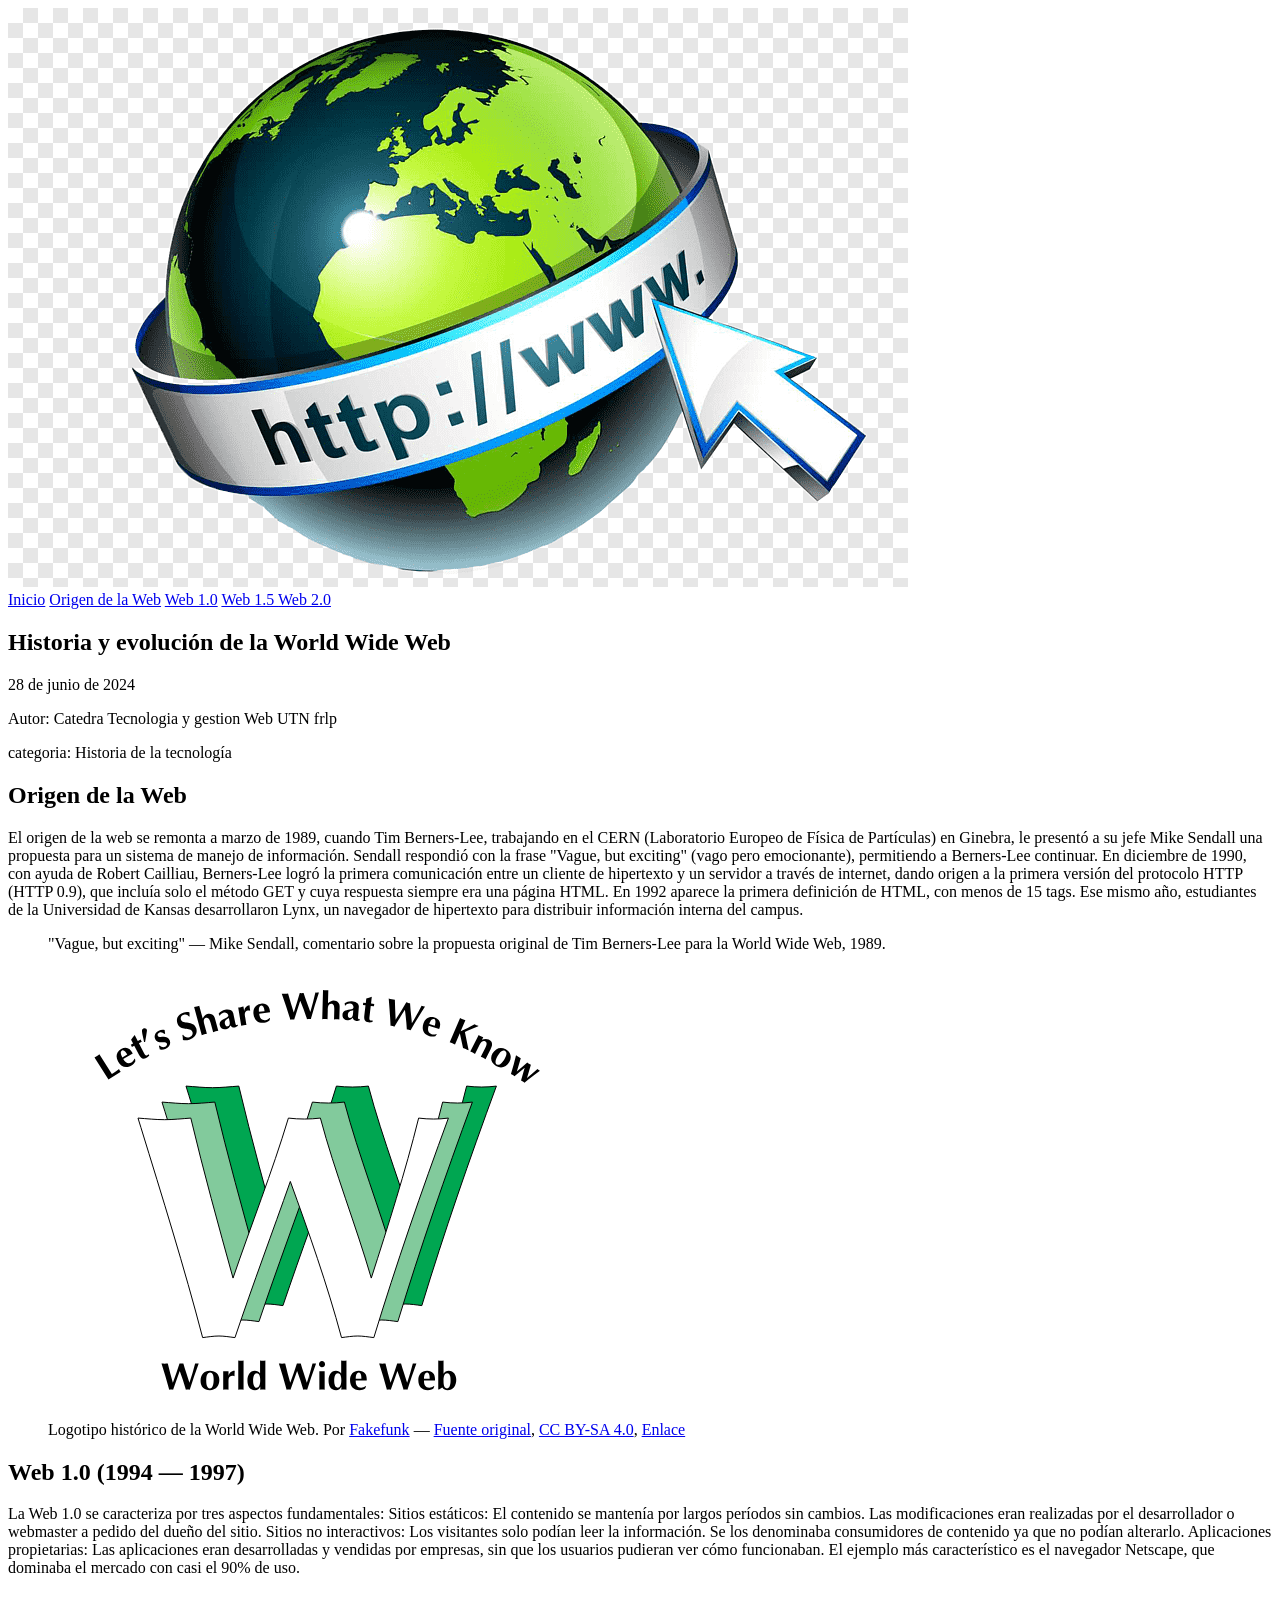
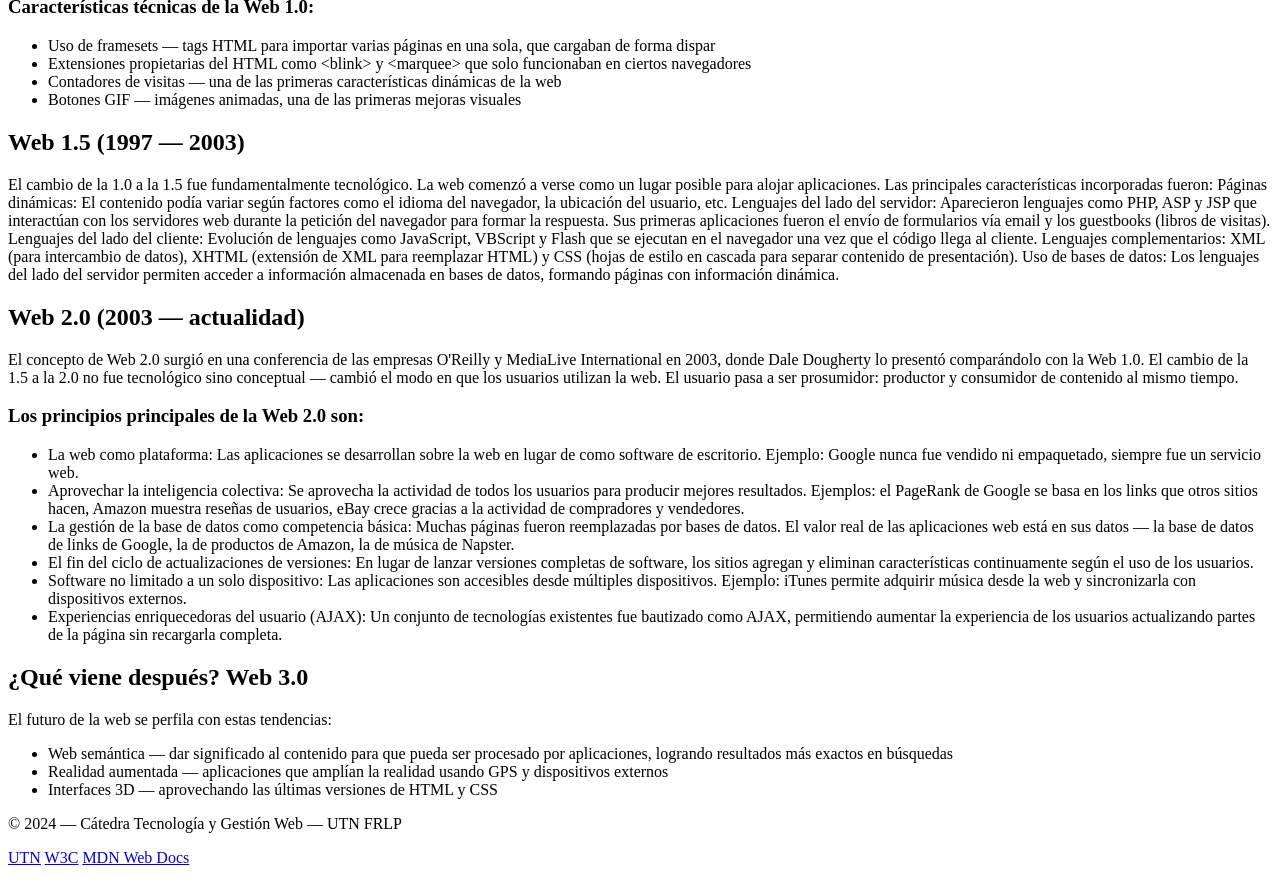
<file: modulo-01_html-css/ejercicio-01_estructura-semantica/solucion/index.html>
<!DOCTYPE html>
<html lang="es">
    <head>
        <meta charset="UTF-8">
        <meta name="viewport" content="width=device-width, initial-scale=1.0">
        <title>Historia y evolución de la World Wide Web</title>
        <meta name="description" content="Artículo sobre la historia y evolución de la World Wide Web">
        <meta property="og:title" content="Historia y evolución de la World Wide Web">
        <meta property="og:description" content="Un recorrido por los orígenes de la web, desde el hipertexto hasta la Web 2.0">
        <meta property="og:image" content="WWW-LetShare.svg">
    </head>
    <body>
        <header>
            <img src="png-clipart-web-page-world-wide-web-website-internet-logo-world-wide-web-text-globe.png" alt="Logo Pagina Web">
            <nav>
                <a href="#inicio">Inicio</a>
                <a href="#origen">Origen de la Web</a>
                <a href="#web10">Web 1.0</a>
                <a href="#web15">Web 1.5 </a>
                <a href="#web20">Web 2.0</a>
            </nav>
        </header>
        <main>
            <article>
                <header id="inicio">
                    <h1>Historia y evolución de la World Wide Web</h1>
                    <time datetime="2024-06-28">28 de junio de 2024</time>
                    <p>Autor: Catedra Tecnologia y gestion Web UTN frlp</p>
                    <p>categoria: Historia de la tecnología</p>
                </header>    
                <section id="origen"> 
                    <h2>Origen de la Web</h2>
                    <p>El origen de la web se remonta a marzo de 1989, cuando Tim Berners-Lee, trabajando en el CERN (Laboratorio Europeo de Física de Partículas) en Ginebra, le presentó a su jefe Mike Sendall una propuesta para un sistema de manejo de información. Sendall respondió con la frase "Vague, but exciting" (vago pero emocionante), permitiendo a Berners-Lee continuar.
                    En diciembre de 1990, con ayuda de Robert Cailliau, Berners-Lee logró la primera comunicación entre un cliente de hipertexto y un servidor a través de internet, dando origen a la primera versión del protocolo HTTP (HTTP 0.9), que incluía solo el método GET y cuya respuesta siempre era una página HTML.
                    En 1992 aparece la primera definición de HTML, con menos de 15 tags. Ese mismo año, estudiantes de la Universidad de Kansas desarrollaron Lynx, un navegador de hipertexto para distribuir información interna del campus.</p>
                    <blockquote cite="http://www.w3.org/History/1989/proposal.html">
                        <p>"Vague, but exciting" — Mike Sendall, comentario sobre la propuesta original de Tim Berners-Lee para la World Wide Web, 1989.</p>
                    </blockquote>
                    <figure>
                        <img src="WWW-LetShare.svg" 
                            alt="El logotipo histórico de la World Wide Web">
                        <figcaption>
                            Logotipo histórico de la World Wide Web. Por 
                            <a href="https://commons.wikimedia.org/w/index.php?title=User:Fakefunk&amp;action=edit&amp;redlink=1" title="User:Fakefunk">Fakefunk</a> — 
                            <a href="https://www.w3.org/Illustrations/LetsShare.ai.ps">Fuente original</a>, 
                            <a href="https://creativecommons.org/licenses/by-sa/4.0" title="Creative Commons Attribution-Share Alike 4.0">CC BY-SA 4.0</a>, 
                            <a href="https://commons.wikimedia.org/w/index.php?curid=114182179">Enlace</a>
                        </figcaption>
                    </figure>
                </section>           
                <section id="web10">
                    <h2>Web 1.0 (1994 — 1997)</h2>
                    <p>La Web 1.0 se caracteriza por tres aspectos fundamentales:
                        Sitios estáticos:  El contenido se mantenía por largos períodos sin cambios. Las modificaciones eran realizadas por el desarrollador o webmaster a pedido del dueño del sitio.

                        Sitios no interactivos: Los visitantes solo podían leer la información. Se los denominaba consumidores de contenido ya que no podían alterarlo.

                        Aplicaciones propietarias: Las aplicaciones eran desarrolladas y vendidas por empresas, sin que los usuarios pudieran ver cómo funcionaban. El ejemplo más característico es el navegador Netscape, que dominaba el mercado con casi el 90% de uso.</p>

                    <h3>Características técnicas de la Web 1.0:</h3>
                    <ul>
                        <li> Uso de framesets — tags HTML para importar varias páginas en una sola, que cargaban de forma dispar</li>
                        <li> Extensiones propietarias del HTML como &lt;blink&gt; y &lt;marquee&gt; que solo funcionaban en ciertos navegadores</li>
                        <li> Contadores de visitas — una de las primeras características dinámicas de la web</li>
                        <li> Botones GIF — imágenes animadas, una de las primeras mejoras visuales</li>
                    </ul>
                </section>
                <section id="web15">
                        <h2>Web 1.5 (1997 — 2003)</h2>
                        <p>El cambio de la 1.0 a la 1.5 fue fundamentalmente tecnológico. La web comenzó a verse como un lugar posible para alojar aplicaciones. 
                        Las principales características incorporadas fueron:
                        Páginas dinámicas: El contenido podía variar según factores como el idioma del navegador, la ubicación del usuario, etc.
                        Lenguajes del lado del servidor: Aparecieron lenguajes como PHP, ASP y JSP que interactúan con los servidores web durante la petición del navegador para formar la respuesta. Sus primeras aplicaciones fueron el envío de formularios vía email y los guestbooks (libros de visitas).
                        Lenguajes del lado del cliente: Evolución de lenguajes como JavaScript, VBScript y Flash que se ejecutan en el navegador una vez que el código llega al cliente.
                        Lenguajes complementarios: XML (para intercambio de datos), XHTML (extensión de XML para reemplazar HTML) y CSS (hojas de estilo en cascada para separar contenido de presentación).
                        Uso de bases de datos: Los lenguajes del lado del servidor permiten acceder a información almacenada en bases de datos, formando páginas con información dinámica.</p>
                </section>
                <section id="web20">
                        <h2>Web 2.0 (2003 — actualidad)</h2>
                        <p>El concepto de Web 2.0 surgió en una conferencia de las empresas O'Reilly y MediaLive International en 2003, donde Dale Dougherty lo presentó comparándolo con la Web 1.0.
                        El cambio de la 1.5 a la 2.0 no fue tecnológico sino conceptual — cambió el modo en que los usuarios utilizan la web. El usuario pasa a ser prosumidor: productor y consumidor de contenido al mismo tiempo.</p>
                        <h3>Los principios principales de la Web 2.0 son:</h3>
                        <ul>
                            <li>
                                La web como plataforma: Las aplicaciones se desarrollan sobre la web en lugar de como software de escritorio. Ejemplo: Google nunca fue vendido ni empaquetado, siempre fue un servicio web.
                            </li>
                            <li>
                                Aprovechar la inteligencia colectiva: Se aprovecha la actividad de todos los usuarios para producir mejores resultados. Ejemplos: el PageRank de Google se basa en los links que otros sitios hacen, Amazon muestra reseñas de usuarios, eBay crece gracias a la actividad de compradores y vendedores.
                            </li>
                            <li>
                                La gestión de la base de datos como competencia básica: Muchas páginas fueron reemplazadas por bases de datos. El valor real de las aplicaciones web está en sus datos — la base de datos de links de Google, la de productos de Amazon, la de música de Napster.
                            </li>
                            <li>
                                El fin del ciclo de actualizaciones de versiones: En lugar de lanzar versiones completas de software, los sitios agregan y eliminan características continuamente según el uso de los usuarios.
                            </li>
                            <li>
                                Software no limitado a un solo dispositivo: Las aplicaciones son accesibles desde múltiples dispositivos. Ejemplo: iTunes permite adquirir música desde la web y sincronizarla con dispositivos externos.
                            </li>
                            <li>
                                Experiencias enriquecedoras del usuario (AJAX): Un conjunto de tecnologías existentes fue bautizado como AJAX, permitiendo aumentar la experiencia de los usuarios actualizando partes de la página sin recargarla completa.
                            </li>
                        </ul>
                </section>               
                <aside>  
                    <h2>¿Qué viene después? Web 3.0</h2>
                    <p>El futuro de la web se perfila con estas tendencias:</p>
                    <ul>
                        <li>
                            Web semántica — dar significado al contenido para que pueda ser procesado por aplicaciones, logrando resultados más exactos en búsquedas
                        </li>
                        <li>    
                            Realidad aumentada — aplicaciones que amplían la realidad usando GPS y dispositivos externos
                        </li>
                        <li>
                            Interfaces 3D — aprovechando las últimas versiones de HTML y CSS
                        </li>
                    </ul>
                </aside>
            </article>
        </main>
        <footer>
            <p>&copy; 2024 — Cátedra Tecnología y Gestión Web — UTN FRLP</p>
            <nav>
                <a href="https://www.utn.edu.ar">UTN</a>
                <a href="https://www.w3.org">W3C</a>
                <a href="https://developer.mozilla.org">MDN Web Docs</a>
            </nav>
        </footer>
        <!-- TP-CHECK: 1.1 | DePaola-Luca| entendí que las etiquetas semánticas sirven para Entiendo que las etiquetas semanticas sirven para no llenar el codigo de divs con ids y asi tener un codigo html mucho mas legible.--> 
    </body>
</html>
</file>
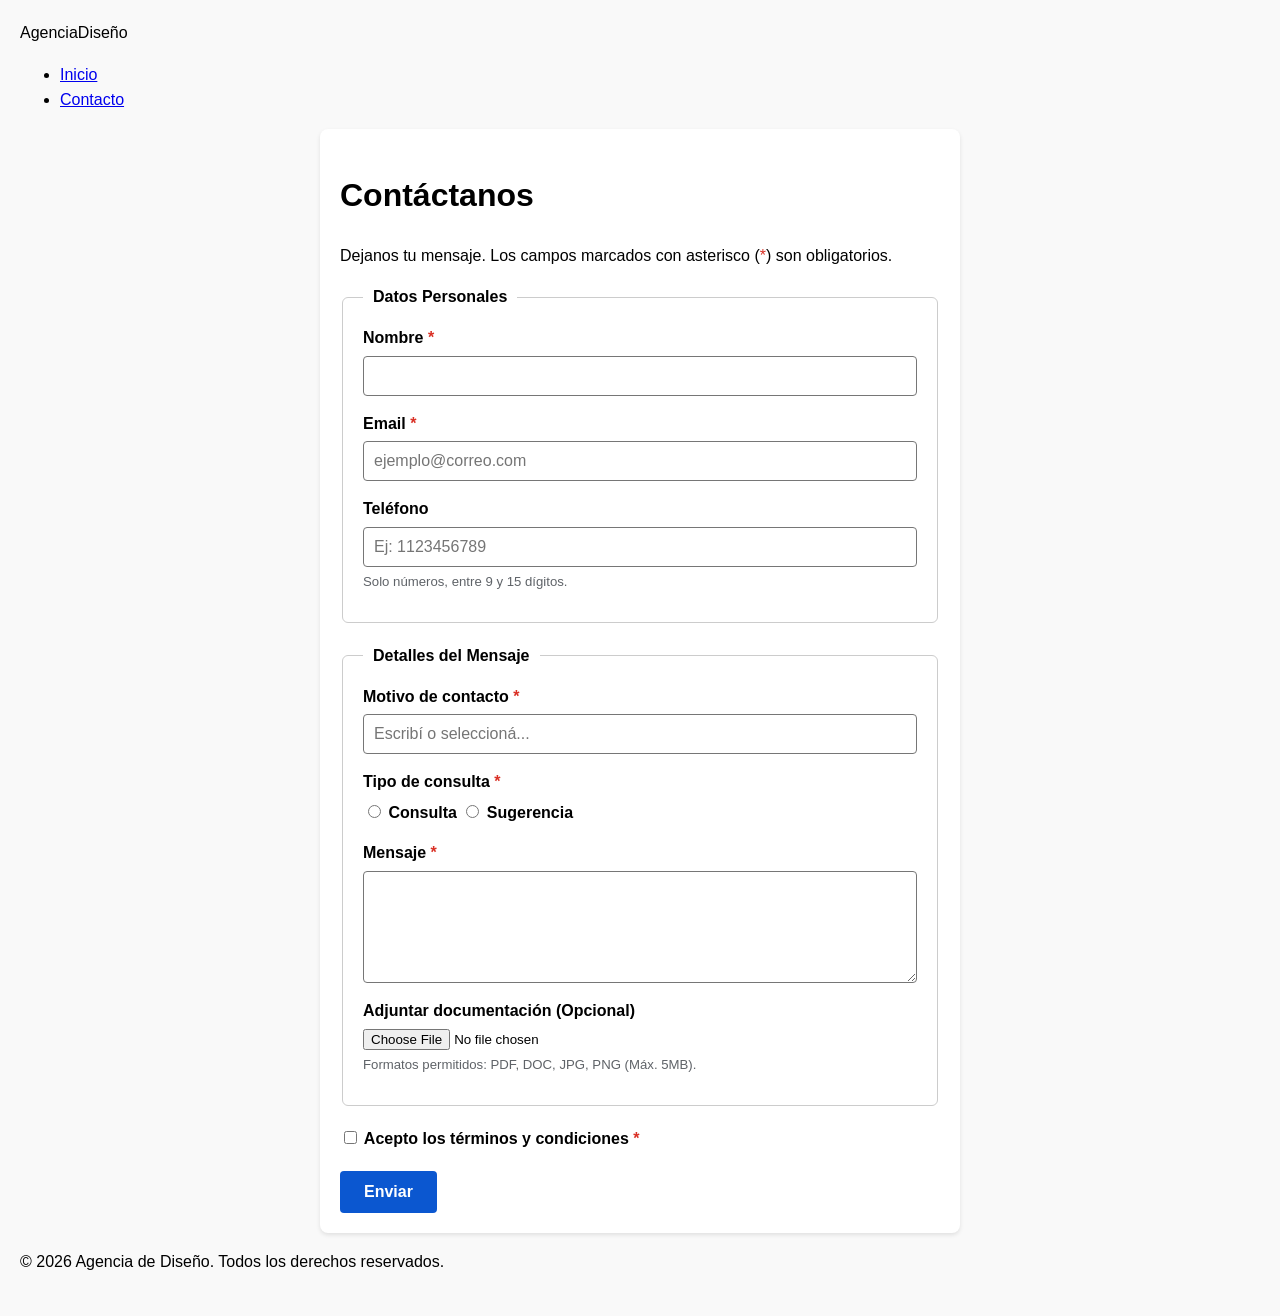
<file: modulo-01_html-css/ejercicio-02_formularios/solucion/index.html>
<!DOCTYPE html>
<html lang="es">
<head>
    <meta charset="UTF-8">
    <meta name="viewport" content="width=device-width, initial-scale=1.0">
    <title>Contacto Accesible - Agencia de Diseño</title>
    <link rel="stylesheet" href="styles.css">
</head>
<body>

    <header>
        <div class="logo" role="img" aria-label="Agencia Diseño Logo">AgenciaDiseño</div>
        <nav>
            <ul>
                <li><a href="#">Inicio</a></li>
                <li><a href="#" aria-current="page">Contacto</a></li>
            </ul>
        </nav>
    </header>

    <main>
        <h1>Contáctanos</h1>
        <p>Dejanos tu mensaje. Los campos marcados con asterisco (<span class="required-indicator" aria-hidden="true">*</span>) son obligatorios.</p>

        <form action="/enviar-contacto" method="POST">
            
            <fieldset>
                <legend>Datos Personales</legend>

                <div class="form-group">
                    <label for="nombre">Nombre <span class="required-indicator" aria-hidden="true">*</span></label>
                    <input type="text" id="nombre" name="nombre" required aria-required="true" autocomplete="name">
                </div>

                <div class="form-group">
                    <label for="email">Email <span class="required-indicator" aria-hidden="true">*</span></label>
                    <input type="email" id="email" name="email" placeholder="ejemplo@correo.com" pattern="[a-zA-Z0-9._%+\-]+@[a-zA-Z0-9.\-]+\.[a-zA-Z]{2,}" required aria-required="true" aria-describedby="email-error" autocomplete="email">
                    <span class="error-message" id="email-error" aria-live="polite">Por favor, ingresá un correo electrónico válido.</span>
                </div>

                <div class="form-group">
                    <label for="telefono">Teléfono</label>
                    <input type="tel" id="telefono" name="telefono" pattern="[0-9]{9,15}" placeholder="Ej: 1123456789" aria-describedby="tel-note" autocomplete="tel">
                    <span class="field-note" id="tel-note">Solo números, entre 9 y 15 dígitos.</span>
                </div>
            </fieldset>

            <fieldset>
                <legend>Detalles del Mensaje</legend>

                <div class="form-group">
                    <label for="motivo-busqueda">Motivo de contacto <span class="required-indicator" aria-hidden="true">*</span></label>
                    <input type="text" id="motivo-busqueda" name="motivo" list="motivos-list" placeholder="Escribí o seleccioná..." required aria-required="true">
                    <datalist id="motivos-list">
                        <option value="Presupuesto">
                        <option value="Soporte Técnico">
                        <option value="Sugerencia Comercial">
                        <option value="Trabajá con nosotros">
                        <option value="Otros">
                    </datalist>
                </div>

                <div class="form-group">
                    <span class="label-simulated" id="tipo-contacto-label">Tipo de consulta <span class="required-indicator" aria-hidden="true">*</span></span>
                    <div role="radiogroup" aria-labelledby="tipo-contacto-label" class="radio-group">
                        <label>
                            <input type="radio" name="tipo_mensaje" value="consulta" required> Consulta
                        </label>
                        <label>
                            <input type="radio" name="tipo_mensaje" value="sugerencia"> Sugerencia
                        </label>
                    </div>
                </div>

                <div class="form-group">
                    <label for="mensaje">Mensaje <span class="required-indicator" aria-hidden="true">*</span></label>
                    <textarea id="mensaje" name="mensaje" rows="5" required aria-required="true"></textarea>
                </div>

                <div class="form-group">
                    <label for="adjunto">Adjuntar documentación (Opcional)</label>
                    <input type="file" id="adjunto" name="adjunto" aria-label="Subir archivo adjunto" accept=".pdf,.doc,.docx,.jpg,.png">
                    <span class="field-note" id="file-note">Formatos permitidos: PDF, DOC, JPG, PNG (Máx. 5MB).</span>
                </div>
            </fieldset>

            <div class="form-group checkbox-group">
                <label for="terminos">
                    <input type="checkbox" id="terminos" name="terminos" value="aceptado" required aria-required="true">
                    Acepto los términos y condiciones <span class="required-indicator" aria-hidden="true">*</span>
                </label>
            </div>

            <div class="form-actions">
                <button type="submit">Enviar</button>
            </div>
        </form>
    </main>

    <footer>
        <p>&copy; 2026 Agencia de Diseño. Todos los derechos reservados.</p>
    </footer>

<!-- La diferencia entre aria-required y required es: "required" es un atributo HTML5 nativo que activa la validación del navegador e impide el envío del formulario si el campo está vacío; "aria-required" es un atributo ARIA que comunica la obligatoriedad del campo a los lectores de pantalla sin afectar la validación nativa. Se usan juntos para cubrir tanto la validación funcional como la accesibilidad. -->
    </body>
</html>
</file>
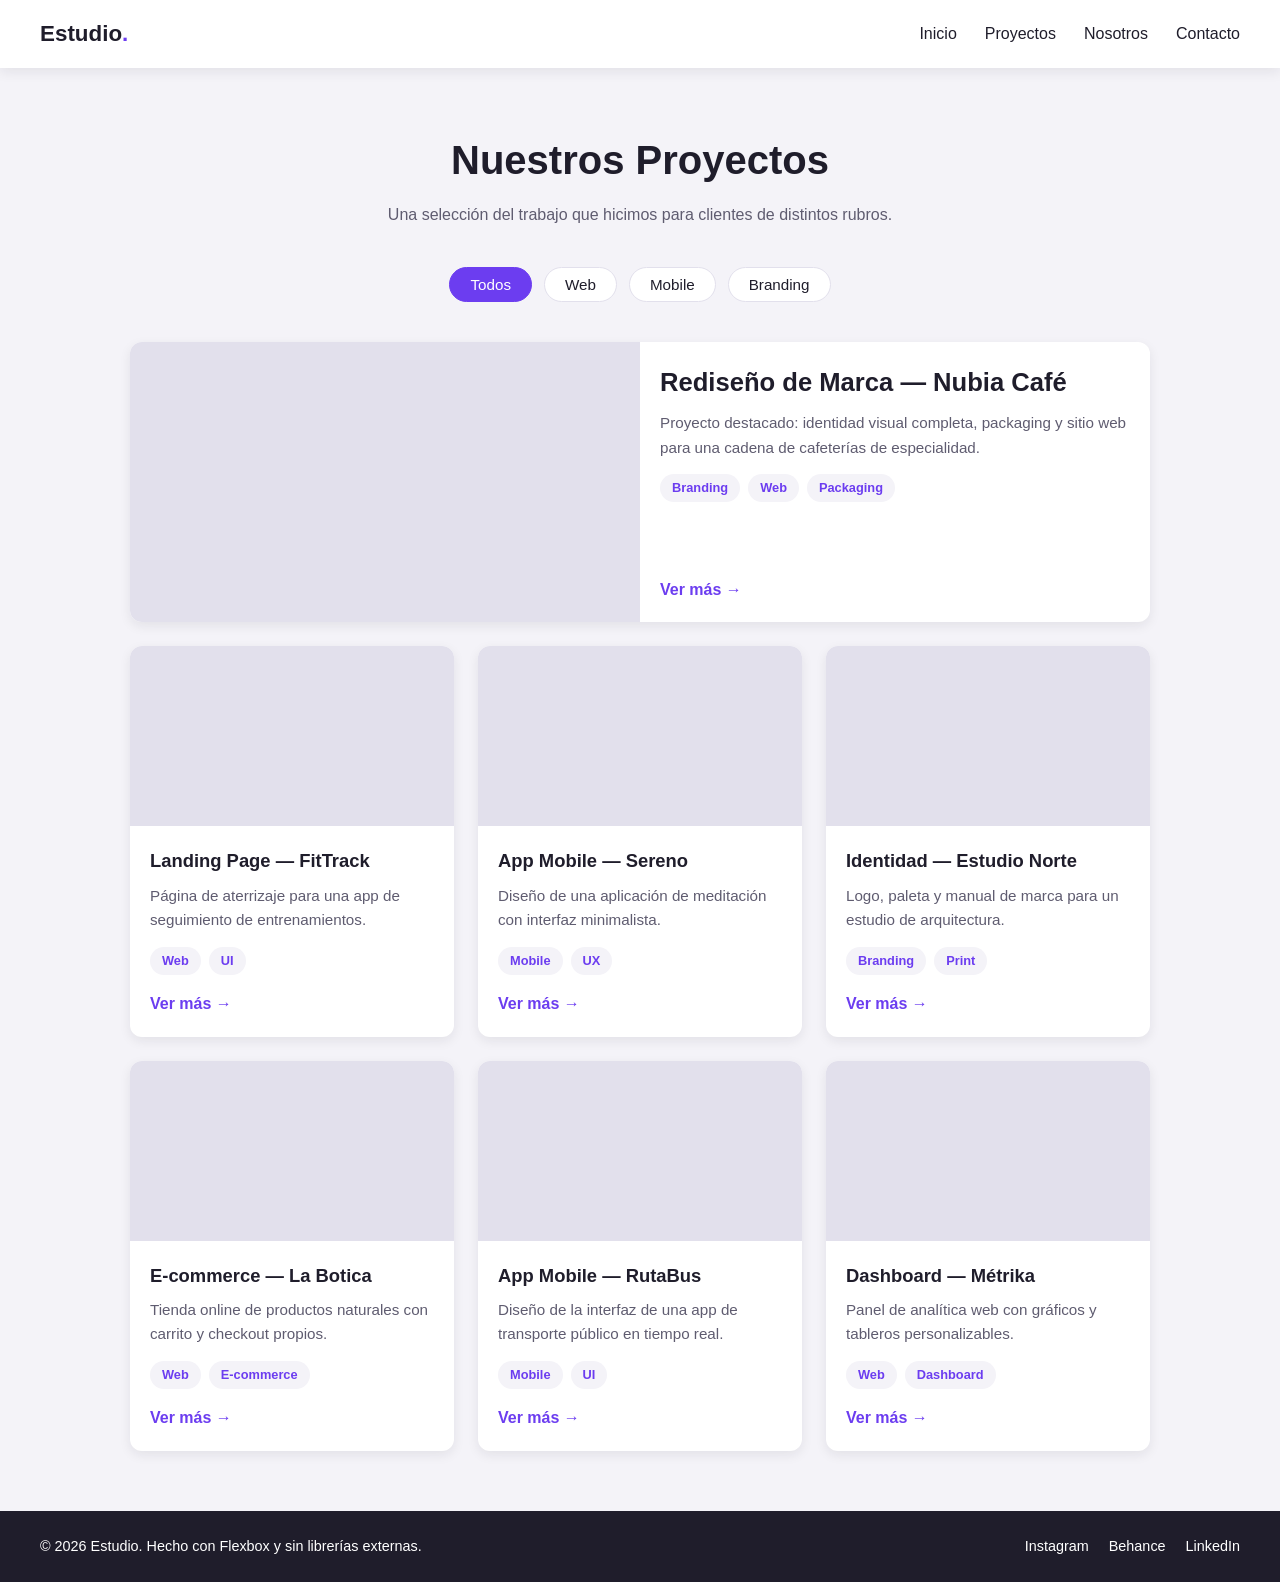
<file: modulo-01_html-css/ejercicio-03_flexbox/solucion/index.html>
<!DOCTYPE html>
<html lang="es">
<head>
    <meta charset="UTF-8">
    <meta name="viewport" content="width=device-width, initial-scale=1.0">
    <title>Nuestros Proyectos — Agencia de Diseño</title>
    <link rel="stylesheet" href="styles.css">
</head>
<body>

    <!-- REQ-1.3.1 / REQ-1.3.2: header con flexbox y sticky -->
    <header class="header">
        <a href="#" class="logo">Estudio<span>.</span></a>
        <!-- REQ-1.3.3: nav con flexbox y gap entre los enlaces -->
        <nav class="nav">
            <a href="#inicio">Inicio</a>
            <a href="#proyectos">Proyectos</a>
            <a href="#nosotros">Nosotros</a>
            <a href="#contacto">Contacto</a>
        </nav>
    </header>

    <main>
        <!-- Hero -->
        <section class="hero" id="proyectos">
            <h1>Nuestros Proyectos</h1>
            <p>Una selección del trabajo que hicimos para clientes de distintos rubros.</p>
        </section>

        <!-- REQ-1.3.4 / REQ-1.3.5: barra de filtros centrada con flexbox (solo visual) -->
        <div class="filtros">
            <button class="filtro activo">Todos</button>
            <button class="filtro">Web</button>
            <button class="filtro">Mobile</button>
            <button class="filtro">Branding</button>
        </div>

        <!-- REQ-1.3.6: contenedor flex con flex-wrap y gap -->
        <section class="galeria">

            <!-- REQ-1.3.B3: featured card a ancho completo de la primera fila -->
            <article class="card card--featured">
                <div class="card__img" style="background-image: url('https://picsum.photos/seed/featured/800/400');"></div>
                <div class="card__body">
                    <h2 class="card__titulo">Rediseño de Marca — Nubia Café</h2>
                    <p class="card__desc">Proyecto destacado: identidad visual completa, packaging y sitio web para una cadena de cafeterías de especialidad.</p>
                    <ul class="tags">
                        <li>Branding</li>
                        <li>Web</li>
                        <li>Packaging</li>
                    </ul>
                    <a href="#" class="btn-vermas">Ver más →</a>
                </div>
            </article>

            <!-- REQ-1.3.9: mínimo 6 tarjetas con contenido distinto -->
            <article class="card">
                <div class="card__img" style="background-image: url('https://picsum.photos/seed/p1/400/300');"></div>
                <div class="card__body">
                    <h2 class="card__titulo">Landing Page — FitTrack</h2>
                    <p class="card__desc">Página de aterrizaje para una app de seguimiento de entrenamientos.</p>
                    <ul class="tags">
                        <li>Web</li>
                        <li>UI</li>
                    </ul>
                    <a href="#" class="btn-vermas">Ver más →</a>
                </div>
            </article>

            <article class="card">
                <div class="card__img" style="background-image: url('https://picsum.photos/seed/p2/400/300');"></div>
                <div class="card__body">
                    <h2 class="card__titulo">App Mobile — Sereno</h2>
                    <p class="card__desc">Diseño de una aplicación de meditación con interfaz minimalista.</p>
                    <ul class="tags">
                        <li>Mobile</li>
                        <li>UX</li>
                    </ul>
                    <a href="#" class="btn-vermas">Ver más →</a>
                </div>
            </article>

            <article class="card">
                <div class="card__img" style="background-image: url('https://picsum.photos/seed/p3/400/300');"></div>
                <div class="card__body">
                    <h2 class="card__titulo">Identidad — Estudio Norte</h2>
                    <p class="card__desc">Logo, paleta y manual de marca para un estudio de arquitectura.</p>
                    <ul class="tags">
                        <li>Branding</li>
                        <li>Print</li>
                    </ul>
                    <a href="#" class="btn-vermas">Ver más →</a>
                </div>
            </article>

            <article class="card">
                <div class="card__img" style="background-image: url('https://picsum.photos/seed/p4/400/300');"></div>
                <div class="card__body">
                    <h2 class="card__titulo">E-commerce — La Botica</h2>
                    <p class="card__desc">Tienda online de productos naturales con carrito y checkout propios.</p>
                    <ul class="tags">
                        <li>Web</li>
                        <li>E-commerce</li>
                    </ul>
                    <a href="#" class="btn-vermas">Ver más →</a>
                </div>
            </article>

            <article class="card">
                <div class="card__img" style="background-image: url('https://picsum.photos/seed/p5/400/300');"></div>
                <div class="card__body">
                    <h2 class="card__titulo">App Mobile — RutaBus</h2>
                    <p class="card__desc">Diseño de la interfaz de una app de transporte público en tiempo real.</p>
                    <ul class="tags">
                        <li>Mobile</li>
                        <li>UI</li>
                    </ul>
                    <a href="#" class="btn-vermas">Ver más →</a>
                </div>
            </article>

            <article class="card">
                <div class="card__img" style="background-image: url('https://picsum.photos/seed/p6/400/300');"></div>
                <div class="card__body">
                    <h2 class="card__titulo">Dashboard — Métrika</h2>
                    <p class="card__desc">Panel de analítica web con gráficos y tableros personalizables.</p>
                    <ul class="tags">
                        <li>Web</li>
                        <li>Dashboard</li>
                    </ul>
                    <a href="#" class="btn-vermas">Ver más →</a>
                </div>
            </article>

        </section>
    </main>

    <footer class="footer">
        <p>© 2026 Estudio. Hecho con Flexbox y sin librerías externas.</p>
        <nav class="footer__nav">
            <a href="#">Instagram</a>
            <a href="#">Behance</a>
            <a href="#">LinkedIn</a>
        </nav>
    </footer>

</body>
</html>
</file>
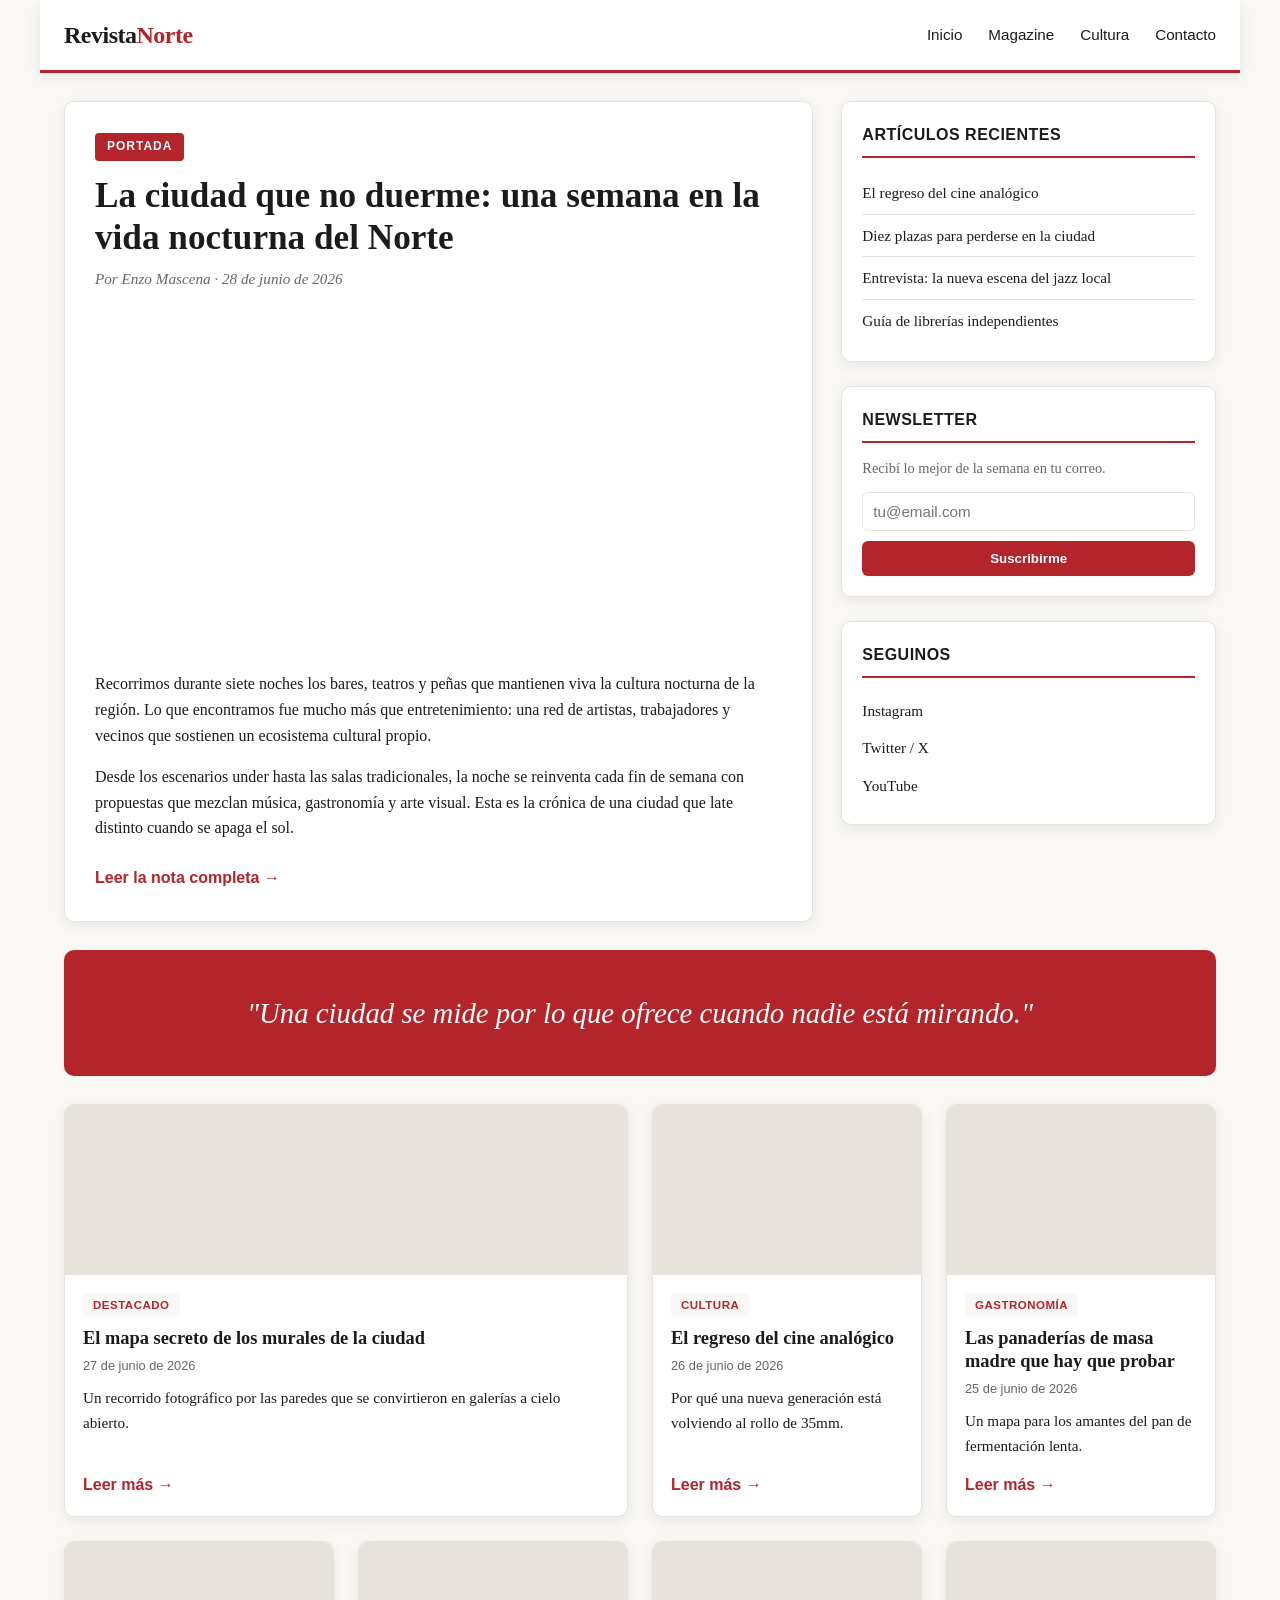
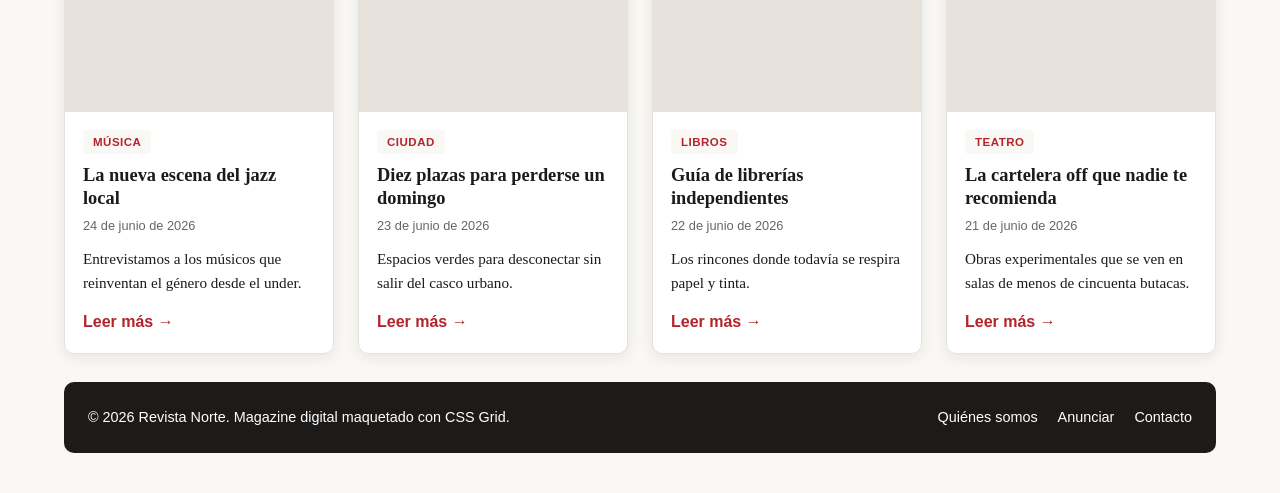
<file: modulo-01_html-css/ejercicio-04_css-grid/solucion/index.html>
<!DOCTYPE html>
<html lang="es">
<head>
    <meta charset="UTF-8">
    <meta name="viewport" content="width=device-width, initial-scale=1.0">
    <title>Revista Norte — Magazine Digital</title>
    <link rel="stylesheet" href="styles.css">
</head>
<!-- REQ-1.4.1: el body es el grid principal con grid-template-areas -->
<body>

    <!-- REQ-1.4.2: header con Flexbox (micro-layout) y sticky -->
    <header class="header">
        <a href="#" class="logo">Revista<span>Norte</span></a>
        <nav class="nav">
            <a href="#inicio">Inicio</a>
            <a href="#magazine">Magazine</a>
            <a href="#cultura">Cultura</a>
            <a href="#contacto">Contacto</a>
        </nav>
    </header>

    <!-- REQ-1.4.11: en el HTML el aside viene ANTES que el article, pero por
         grid-template-areas el article se muestra a la izquierda. El orden
         visual no depende del orden del markup. -->
    <aside class="sidebar">
        <section class="widget">
            <h3>Artículos recientes</h3>
            <ul class="recientes">
                <li><a href="#">El regreso del cine analógico</a></li>
                <li><a href="#">Diez plazas para perderse en la ciudad</a></li>
                <li><a href="#">Entrevista: la nueva escena del jazz local</a></li>
                <li><a href="#">Guía de librerías independientes</a></li>
            </ul>
        </section>

        <section class="widget">
            <h3>Newsletter</h3>
            <p class="widget__texto">Recibí lo mejor de la semana en tu correo.</p>
            <form class="newsletter">
                <label for="email" class="sr-only">Email</label>
                <input type="email" id="email" name="email" placeholder="tu@email.com" required>
                <button type="submit">Suscribirme</button>
            </form>
        </section>

        <section class="widget">
            <h3>Seguinos</h3>
            <ul class="redes">
                <li><a href="#">Instagram</a></li>
                <li><a href="#">Twitter / X</a></li>
                <li><a href="#">YouTube</a></li>
            </ul>
        </section>
    </aside>

    <!-- REQ-1.4.3 / REQ-1.4.4: artículo principal, ocupa 2 filas de alto -->
    <article class="main-content">
        <span class="categoria">Portada</span>
        <h1>La ciudad que no duerme: una semana en la vida nocturna del Norte</h1>
        <p class="meta">Por Enzo Mascena · 28 de junio de 2026</p>
        <div class="main-content__img" style="background-image: url('https://picsum.photos/seed/portada/900/500');"></div>
        <p>Recorrimos durante siete noches los bares, teatros y peñas que mantienen viva la cultura nocturna de la región. Lo que encontramos fue mucho más que entretenimiento: una red de artistas, trabajadores y vecinos que sostienen un ecosistema cultural propio.</p>
        <p>Desde los escenarios under hasta las salas tradicionales, la noche se reinventa cada fin de semana con propuestas que mezclan música, gastronomía y arte visual. Esta es la crónica de una ciudad que late distinto cuando se apaga el sol.</p>
        <a href="#" class="leer-mas">Leer la nota completa →</a>
    </article>

    <!-- REQ-1.4.6: cita destacada a ancho completo, rompe las 2 columnas -->
    <blockquote class="quote">
        "Una ciudad se mide por lo que ofrece cuando nadie está mirando."
    </blockquote>

    <!-- auto-fit vs auto-fill: ambos crean tantas columnas como entren según el
         minmax. La diferencia está cuando sobra espacio: auto-FILL deja columnas
         vacías reservadas (fantasmas) y los items conservan su ancho mínimo;
         auto-FIT colapsa esas columnas vacías y estira los items existentes para
         ocupar todo el ancho disponible. -->
    <section class="cards">

        <!-- REQ-1.4.10 / REQ-1.4.B3: featured card que ocupa 2 columnas -->
        <article class="card card--ancha">
            <div class="card__img" style="background-image: url('https://picsum.photos/seed/c0/600/300');"></div>
            <div class="card__body">
                <span class="card__tag">Destacado</span>
                <h2 class="card__titulo">El mapa secreto de los murales de la ciudad</h2>
                <p class="card__fecha">27 de junio de 2026</p>
                <p class="card__extracto">Un recorrido fotográfico por las paredes que se convirtieron en galerías a cielo abierto.</p>
                <a href="#" class="leer-mas">Leer más →</a>
            </div>
        </article>

        <!-- REQ-1.4.8 / REQ-1.4.9: mínimo 6 tarjetas con contenido distinto -->
        <article class="card">
            <div class="card__img" style="background-image: url('https://picsum.photos/seed/c1/400/250');"></div>
            <div class="card__body">
                <span class="card__tag">Cultura</span>
                <h2 class="card__titulo">El regreso del cine analógico</h2>
                <p class="card__fecha">26 de junio de 2026</p>
                <p class="card__extracto">Por qué una nueva generación está volviendo al rollo de 35mm.</p>
                <a href="#" class="leer-mas">Leer más →</a>
            </div>
        </article>

        <article class="card">
            <div class="card__img" style="background-image: url('https://picsum.photos/seed/c2/400/250');"></div>
            <div class="card__body">
                <span class="card__tag">Gastronomía</span>
                <h2 class="card__titulo">Las panaderías de masa madre que hay que probar</h2>
                <p class="card__fecha">25 de junio de 2026</p>
                <p class="card__extracto">Un mapa para los amantes del pan de fermentación lenta.</p>
                <a href="#" class="leer-mas">Leer más →</a>
            </div>
        </article>

        <article class="card">
            <div class="card__img" style="background-image: url('https://picsum.photos/seed/c3/400/250');"></div>
            <div class="card__body">
                <span class="card__tag">Música</span>
                <h2 class="card__titulo">La nueva escena del jazz local</h2>
                <p class="card__fecha">24 de junio de 2026</p>
                <p class="card__extracto">Entrevistamos a los músicos que reinventan el género desde el under.</p>
                <a href="#" class="leer-mas">Leer más →</a>
            </div>
        </article>

        <article class="card">
            <div class="card__img" style="background-image: url('https://picsum.photos/seed/c4/400/250');"></div>
            <div class="card__body">
                <span class="card__tag">Ciudad</span>
                <h2 class="card__titulo">Diez plazas para perderse un domingo</h2>
                <p class="card__fecha">23 de junio de 2026</p>
                <p class="card__extracto">Espacios verdes para desconectar sin salir del casco urbano.</p>
                <a href="#" class="leer-mas">Leer más →</a>
            </div>
        </article>

        <article class="card">
            <div class="card__img" style="background-image: url('https://picsum.photos/seed/c5/400/250');"></div>
            <div class="card__body">
                <span class="card__tag">Libros</span>
                <h2 class="card__titulo">Guía de librerías independientes</h2>
                <p class="card__fecha">22 de junio de 2026</p>
                <p class="card__extracto">Los rincones donde todavía se respira papel y tinta.</p>
                <a href="#" class="leer-mas">Leer más →</a>
            </div>
        </article>

        <article class="card">
            <div class="card__img" style="background-image: url('https://picsum.photos/seed/c6/400/250');"></div>
            <div class="card__body">
                <span class="card__tag">Teatro</span>
                <h2 class="card__titulo">La cartelera off que nadie te recomienda</h2>
                <p class="card__fecha">21 de junio de 2026</p>
                <p class="card__extracto">Obras experimentales que se ven en salas de menos de cincuenta butacas.</p>
                <a href="#" class="leer-mas">Leer más →</a>
            </div>
        </article>

    </section>

    <footer class="footer">
        <p>© 2026 Revista Norte. Magazine digital maquetado con CSS Grid.</p>
        <nav class="footer__nav">
            <a href="#">Quiénes somos</a>
            <a href="#">Anunciar</a>
            <a href="#">Contacto</a>
        </nav>
    </footer>

</body>
</html>
</file>
<file: modulo-01_html-css/ejercicio-02_formularios/solucion/styles.css>
/* TP-CHECK: 1.2 | MASCENA-ENZO-MARIO | un label explícito con for es importante porque: vincula el texto al input para lectores de pantalla y amplía la zona de clic para usuarios con dificultades motrices. */

/* Estilos Generales de Layout */
body {
    font-family: Arial, sans-serif;
    line-height: 1.6;
    margin: 0;
    padding: 20px;
    background-color: #f9f9f9;
}

main {
    max-width: 600px;
    margin: 0 auto;
    background: #fff;
    padding: 20px;
    border-radius: 8px;
    box-shadow: 0 2px 4px rgba(0,0,0,0.1);
}

fieldset {
    border: 1px solid #ccc;
    border-radius: 6px;
    padding: 15px 20px;
    margin-bottom: 20px;
}

legend {
    font-weight: bold;
    padding: 0 10px;
}

.form-group {
    margin-bottom: 15px;
    display: flex;
    flex-direction: column;
}

.form-group label, .label-simulated {
    font-weight: 600;
    margin-bottom: 5px;
}

.required-indicator {
    color: #d93025;
}

/* Estilos de Inputs Básicos */
input[type="text"],
input[type="email"],
input[type="tel"],
select,
textarea {
    padding: 10px;
    border: 1px solid #767676;
    border-radius: 4px;
    font-size: 1rem;
    background-color: #fff;
    transition: border-color 0.2s, box-shadow 0.2s;
}

/* REQ-1.2.9 & REQ-1.2.10: Estados Visuales y Accesibilidad de Foco (WCAG 2.4.7) */

/* Hover */
input:hover, select:hover, textarea:hover {
    border-color: #000;
}

/* Focus Visible: Outline contrastante muy claro */
input:focus-visible, 
select:focus-visible, 
textarea:focus-visible,
button:focus-visible {
    outline: 3px solid #0b57d0;
    outline-offset: 2px;
}

/* Deshabilitado */
input:disabled, select:disabled, textarea:disabled {
    background-color: #e0e0e0;
    color: #767676;
    cursor: not-allowed;
}

/* REQ-1.2.8: Feedback visual con validación HTML5 nativa al interactuar */
/* Usamos :user-invalid para que no aparezca en rojo apenas carga la página, sino cuando el usuario interactúa */
input:user-invalid, 
select:user-invalid, 
textarea:user-invalid {
    border-color: #b3261e;
    background-color: #fdf2f2;
}

input:user-valid, 
select:user-valid, 
textarea:user-valid {
    border-color: #137333;
    background-color: #f1f8f5;
}

/* REQ-1.2.11: Mensajes de error */
.error-message {
    color: #b3261e;
    font-size: 0.875rem;
    margin-top: 5px;
    display: none; /* Se oculta por defecto */
}

/* Si el input es inválido, mostramos el mensaje hermano .error-message */
input:user-invalid ~ .error-message {
    display: block;
}

.field-note {
    font-size: 0.825rem;
    color: #5f6368;
    margin-top: 4px;
}

/* Botón de Envío */
button[type="submit"] {
    background-color: #0b57d0;
    color: white;
    padding: 12px 24px;
    border: none;
    border-radius: 4px;
    font-size: 1rem;
    font-weight: bold;
    cursor: pointer;
}

button[type="submit"]:hover {
    background-color: #0045b5;
}
</file>
<file: modulo-01_html-css/ejercicio-03_flexbox/solucion/styles.css>
/* TP-CHECK: 1.3 | MASCENA-ENZO-MARIO | flex-wrap hace: permite que los items de un contenedor flex pasen a una nueva línea cuando no entran en el ancho disponible, en vez de achicarse o desbordar en una sola fila. */

/* REQ-1.3.11: sistema de colores con variables CSS */
:root {
    --color-primario: #6c3df0;
    --color-fondo: #f4f3f8;
    --color-texto: #1f1d2b;
    --color-tarjeta: #ffffff;
    --color-borde: #e2e0ec;
    --sombra: 0 4px 12px rgba(31, 29, 43, 0.08);
}

* {
    box-sizing: border-box;
}

body {
    font-family: 'Segoe UI', Arial, sans-serif;
    line-height: 1.6;
    margin: 0;
    background-color: var(--color-fondo);
    color: var(--color-texto);
}

/* ===== HEADER ===== */
/* REQ-1.3.1: flexbox con logo y nav en extremos opuestos */
/* REQ-1.3.2: sticky para que quede arriba al hacer scroll */
.header {
    display: flex;
    justify-content: space-between;
    align-items: center;
    padding: 16px 40px;
    background-color: var(--color-tarjeta);
    box-shadow: var(--sombra);
    position: sticky;
    top: 0;
    z-index: 10;
}

.logo {
    font-size: 1.4rem;
    font-weight: bold;
    text-decoration: none;
    color: var(--color-texto);
}

.logo span {
    color: var(--color-primario);
}

/* REQ-1.3.3: nav con flexbox y gap entre enlaces */
.nav {
    display: flex;
    gap: 28px;
}

.nav a {
    text-decoration: none;
    color: var(--color-texto);
    font-weight: 500;
    transition: color 0.2s;
}

.nav a:hover {
    color: var(--color-primario);
}

/* ===== HERO ===== */
.hero {
    text-align: center;
    padding: 60px 20px 40px;
}

.hero h1 {
    font-size: 2.5rem;
    margin: 0 0 10px;
}

.hero p {
    color: #5f5c70;
    margin: 0;
}

/* ===== FILTROS ===== */
/* REQ-1.3.4: fila de botones centrada con flexbox */
.filtros {
    display: flex;
    justify-content: center;
    flex-wrap: wrap;
    gap: 12px;
    margin-bottom: 40px;
    padding: 0 20px;
}

.filtro {
    padding: 8px 20px;
    border: 1px solid var(--color-borde);
    border-radius: 999px;
    background-color: var(--color-tarjeta);
    color: var(--color-texto);
    font-size: 0.95rem;
    cursor: pointer;
    transition: background-color 0.2s, color 0.2s, border-color 0.2s;
}

/* REQ-1.3.5: estados visuales del filtro */
.filtro:hover {
    border-color: var(--color-primario);
    color: var(--color-primario);
}

.filtro.activo {
    background-color: var(--color-primario);
    border-color: var(--color-primario);
    color: #fff;
}

.filtro:focus-visible {
    outline: 3px solid var(--color-primario);
    outline-offset: 2px;
}

/* ===== GALERÍA ===== */
/* REQ-1.3.6: contenedor flex con wrap y gap uniforme */
.galeria {
    display: flex;
    flex-wrap: wrap;
    gap: 24px;
    max-width: 1100px;
    margin: 0 auto;
    padding: 0 40px 60px;
}

/* REQ-1.3.7: cada tarjeta ocupa ~1/3 del ancho (descontando los 2 gaps) */
/* REQ-1.3.8: contenido en columna para empujar el CTA al fondo */
.card {
    flex: 0 0 calc((100% - 48px) / 3);
    display: flex;
    flex-direction: column;
    background-color: var(--color-tarjeta);
    border-radius: 12px;
    overflow: hidden;
    box-shadow: var(--sombra);
    transition: transform 0.2s, box-shadow 0.2s;
    /* REQ-1.3.B2: animación de entrada */
    animation: aparecer 0.5s ease both;
}

/* REQ-1.3.12: efecto de elevación al hacer hover */
.card:hover {
    transform: translateY(-6px);
    box-shadow: 0 12px 24px rgba(31, 29, 43, 0.15);
}

.card__img {
    height: 180px;
    background-size: cover;
    background-position: center;
    background-color: var(--color-borde);
}

.card__body {
    display: flex;
    flex-direction: column;
    flex: 1; /* ocupa el alto restante para que margin-top:auto funcione */
    padding: 20px;
}

.card__titulo {
    font-size: 1.15rem;
    margin: 0 0 8px;
}

.card__desc {
    color: #5f5c70;
    font-size: 0.95rem;
    margin: 0 0 14px;
}

.tags {
    display: flex;
    flex-wrap: wrap;
    gap: 8px;
    list-style: none;
    padding: 0;
    margin: 0 0 16px;
}

.tags li {
    background-color: var(--color-fondo);
    color: var(--color-primario);
    font-size: 0.8rem;
    font-weight: 600;
    padding: 4px 12px;
    border-radius: 999px;
}

/* REQ-1.3.8: margin-top:auto pega el botón al fondo de la tarjeta */
.btn-vermas {
    margin-top: auto;
    align-self: flex-start;
    text-decoration: none;
    color: var(--color-primario);
    font-weight: 600;
    transition: gap 0.2s;
}

.btn-vermas:hover {
    text-decoration: underline;
}

/* REQ-1.3.B3: featured card a ancho completo de la primera fila */
.card--featured {
    flex: 0 0 100%;
    flex-direction: row;
}

.card--featured .card__img {
    flex: 0 0 50%;
    height: auto;
    min-height: 280px;
}

.card--featured .card__body {
    justify-content: center;
}

.card--featured .card__titulo {
    font-size: 1.6rem;
}

/* ===== FOOTER ===== */
.footer {
    display: flex;
    justify-content: space-between;
    align-items: center;
    flex-wrap: wrap;
    gap: 16px;
    padding: 24px 40px;
    background-color: var(--color-texto);
    color: #fff;
}

.footer p {
    margin: 0;
    font-size: 0.9rem;
}

.footer__nav {
    display: flex;
    gap: 20px;
}

.footer__nav a {
    color: #fff;
    text-decoration: none;
    font-size: 0.9rem;
}

.footer__nav a:hover {
    text-decoration: underline;
}

/* REQ-1.3.B2: keyframes de entrada de las tarjetas */
@keyframes aparecer {
    from {
        opacity: 0;
        transform: translateY(20px);
    }
    to {
        opacity: 1;
        transform: translateY(0);
    }
}

/* Responsive simple: en pantallas chicas las tarjetas ocupan todo el ancho */
@media (max-width: 800px) {
    .card,
    .card--featured {
        flex: 0 0 100%;
    }

    .card--featured {
        flex-direction: column;
    }

    .card--featured .card__img {
        flex: none;
        min-height: 200px;
    }

    .header {
        flex-direction: column;
        gap: 12px;
        padding: 16px 20px;
    }
}
</file>
<file: modulo-01_html-css/ejercicio-04_css-grid/solucion/styles.css>
/* TP-CHECK: 1.4 | MASCENA-ENZO-MARIO | grid-template-areas hace: permite nombrar regiones de la grilla con palabras y dibujar el layout como un mapa de texto, asignando luego cada elemento a un área con grid-area; así el orden visual queda separado del orden del HTML. */

/* REQ-1.4.12: sistema de colores con variables CSS */
:root {
    --color-primario: #b3242b;
    --color-fondo: #faf8f5;
    --color-texto: #1d1b1a;
    --color-tarjeta: #ffffff;
    --color-borde: #e7e2db;
    --color-suave: #6b6560;
    --sombra: 0 4px 14px rgba(29, 27, 26, 0.08);
}

* {
    box-sizing: border-box;
}

body {
    margin: 0;
    font-family: Georgia, 'Times New Roman', serif;
    line-height: 1.6;
    color: var(--color-texto);
    background-color: var(--color-fondo);

    /* REQ-1.4.1: grid principal de la página con áreas nombradas */
    display: grid;
    grid-template-columns: 2fr 1fr;
    /* REQ-1.4.4: el artículo (main-content) ocupa 2 filas usando el área */
    grid-template-areas:
        "header        header"
        "main-content  sidebar"
        "main-content  sidebar"
        "quote         quote"
        "cards         cards"
        "footer        footer";
    /* REQ-1.4.5: separación uniforme con gap, sin margins en los hijos */
    gap: 28px;
    max-width: 1200px;
    margin: 0 auto;
    padding: 0 24px 40px;
}

/* ===== HEADER ===== */
/* REQ-1.4.2: header con Flexbox y sticky */
.header {
    grid-area: header;
    display: flex;
    justify-content: space-between;
    align-items: center;
    padding: 16px 24px;
    background-color: var(--color-tarjeta);
    border-bottom: 3px solid var(--color-primario);
    box-shadow: var(--sombra);
    position: sticky;
    top: 0;
    z-index: 10;
    /* anulamos el gap lateral del body para que el header pegue a los bordes */
    margin: 0 -24px;
}

.logo {
    font-size: 1.5rem;
    font-weight: bold;
    letter-spacing: -0.5px;
    text-decoration: none;
    color: var(--color-texto);
}

.logo span {
    color: var(--color-primario);
}

.nav {
    display: flex;
    gap: 26px;
}

.nav a {
    text-decoration: none;
    color: var(--color-texto);
    font-family: Arial, sans-serif;
    font-size: 0.95rem;
    transition: color 0.2s;
}

.nav a:hover {
    color: var(--color-primario);
}

/* ===== ARTÍCULO PRINCIPAL ===== */
/* REQ-1.4.3: el article va en el área main-content (columna 2fr) */
.main-content {
    grid-area: main-content;
    background-color: var(--color-tarjeta);
    border: 1px solid var(--color-borde);
    border-radius: 10px;
    padding: 30px;
    box-shadow: var(--sombra);
}

.categoria {
    display: inline-block;
    background-color: var(--color-primario);
    color: #fff;
    font-family: Arial, sans-serif;
    font-size: 0.75rem;
    font-weight: bold;
    text-transform: uppercase;
    letter-spacing: 1px;
    padding: 4px 12px;
    border-radius: 4px;
}

.main-content h1 {
    font-size: 2.2rem;
    line-height: 1.2;
    margin: 14px 0 8px;
}

.meta {
    color: var(--color-suave);
    font-style: italic;
    font-size: 0.95rem;
    margin: 0 0 20px;
}

.main-content__img {
    height: 340px;
    background-size: cover;
    background-position: center;
    border-radius: 8px;
    margin-bottom: 20px;
}

.leer-mas {
    display: inline-block;
    margin-top: 8px;
    color: var(--color-primario);
    font-family: Arial, sans-serif;
    font-weight: bold;
    text-decoration: none;
}

.leer-mas:hover {
    text-decoration: underline;
}

/* ===== SIDEBAR ===== */
/* REQ-1.4.13: artículos recientes, newsletter y redes */
.sidebar {
    grid-area: sidebar;
    display: flex;
    flex-direction: column;
    gap: 24px;
}

.widget {
    background-color: var(--color-tarjeta);
    border: 1px solid var(--color-borde);
    border-radius: 10px;
    padding: 20px;
    box-shadow: var(--sombra);
}

.widget h3 {
    font-family: Arial, sans-serif;
    font-size: 1rem;
    text-transform: uppercase;
    letter-spacing: 0.5px;
    border-bottom: 2px solid var(--color-primario);
    padding-bottom: 8px;
    margin: 0 0 14px;
}

.recientes,
.redes {
    list-style: none;
    margin: 0;
    padding: 0;
}

.recientes li {
    padding: 8px 0;
    border-bottom: 1px solid var(--color-borde);
}

.recientes li:last-child {
    border-bottom: none;
}

.recientes a,
.redes a {
    text-decoration: none;
    color: var(--color-texto);
    font-size: 0.95rem;
    transition: color 0.2s;
}

.recientes a:hover,
.redes a:hover {
    color: var(--color-primario);
}

.redes li {
    padding: 6px 0;
}

.widget__texto {
    font-size: 0.9rem;
    color: var(--color-suave);
    margin: 0 0 12px;
}

/* Newsletter: micro-layout con Flexbox */
.newsletter {
    display: flex;
    flex-direction: column;
    gap: 10px;
}

.newsletter input {
    padding: 10px;
    border: 1px solid var(--color-borde);
    border-radius: 6px;
    font-size: 0.95rem;
    font-family: Arial, sans-serif;
}

.newsletter button {
    padding: 10px;
    background-color: var(--color-primario);
    color: #fff;
    border: none;
    border-radius: 6px;
    font-family: Arial, sans-serif;
    font-weight: bold;
    cursor: pointer;
    transition: background-color 0.2s;
}

.newsletter button:hover {
    background-color: #8e1c22;
}

/* clase utilitaria para esconder labels visualmente sin perder accesibilidad */
.sr-only {
    position: absolute;
    width: 1px;
    height: 1px;
    padding: 0;
    margin: -1px;
    overflow: hidden;
    clip: rect(0, 0, 0, 0);
    border: 0;
}

/* ===== PULL QUOTE ===== */
/* REQ-1.4.6: ocupa el ancho completo, rompe las 2 columnas */
.quote {
    grid-area: quote;
    /* además del área, lo forzamos explícitamente de borde a borde */
    grid-column: 1 / -1;
    margin: 0;
    padding: 40px;
    background-color: var(--color-primario);
    color: #fff;
    font-size: 1.8rem;
    font-style: italic;
    text-align: center;
    border-radius: 10px;
}

/* ===== GALERÍA DE TARJETAS ===== */
.cards {
    grid-area: cards;
    display: grid;
    /* REQ-1.4.7: columnas que se adaptan solas, sin media queries */
    grid-template-columns: repeat(auto-fit, minmax(250px, 1fr));
    /* REQ-1.4.B2: dense rellena los huecos que deja la tarjeta ancha */
    grid-auto-flow: dense;
    gap: 24px;
}

.card {
    display: flex;
    flex-direction: column;
    background-color: var(--color-tarjeta);
    border: 1px solid var(--color-borde);
    border-radius: 10px;
    overflow: hidden;
    box-shadow: var(--sombra);
    transition: transform 0.2s, box-shadow 0.2s;
}

.card:hover {
    transform: translateY(-5px);
    box-shadow: 0 12px 24px rgba(29, 27, 26, 0.15);
}

/* REQ-1.4.10 / REQ-1.4.B3: la tarjeta destacada ocupa 2 columnas */
.card--ancha {
    grid-column: span 2;
}

.card__img {
    height: 170px;
    background-size: cover;
    background-position: center;
    background-color: var(--color-borde);
}

.card__body {
    display: flex;
    flex-direction: column;
    flex: 1;
    padding: 18px;
}

.card__tag {
    align-self: flex-start;
    background-color: var(--color-fondo);
    color: var(--color-primario);
    font-family: Arial, sans-serif;
    font-size: 0.72rem;
    font-weight: bold;
    text-transform: uppercase;
    letter-spacing: 0.5px;
    padding: 3px 10px;
    border-radius: 4px;
    margin-bottom: 10px;
}

.card__titulo {
    font-size: 1.15rem;
    line-height: 1.25;
    margin: 0 0 6px;
}

.card__fecha {
    font-family: Arial, sans-serif;
    font-size: 0.8rem;
    color: var(--color-suave);
    margin: 0 0 10px;
}

.card__extracto {
    font-size: 0.95rem;
    margin: 0 0 14px;
}

.card__body .leer-mas {
    margin-top: auto;
    align-self: flex-start;
}

/* ===== FOOTER ===== */
.footer {
    grid-area: footer;
    display: flex;
    justify-content: space-between;
    align-items: center;
    flex-wrap: wrap;
    gap: 16px;
    padding: 24px;
    background-color: var(--color-texto);
    color: #fff;
    border-radius: 10px;
}

.footer p {
    margin: 0;
    font-family: Arial, sans-serif;
    font-size: 0.9rem;
}

.footer__nav {
    display: flex;
    gap: 20px;
}

.footer__nav a {
    color: #fff;
    text-decoration: none;
    font-family: Arial, sans-serif;
    font-size: 0.9rem;
}

.footer__nav a:hover {
    text-decoration: underline;
}

/* Responsive: en pantallas chicas el grid pasa a una sola columna.
   (Permitido: la restricción de "sin media queries" es solo para el
   grid de tarjetas, que sigue usando auto-fit + minmax.) */
@media (max-width: 760px) {
    body {
        grid-template-columns: 1fr;
        grid-template-areas:
            "header"
            "main-content"
            "sidebar"
            "quote"
            "cards"
            "footer";
    }

    .card--ancha {
        grid-column: span 1;
    }

    .quote {
        font-size: 1.4rem;
        padding: 28px;
    }
}
</file>
